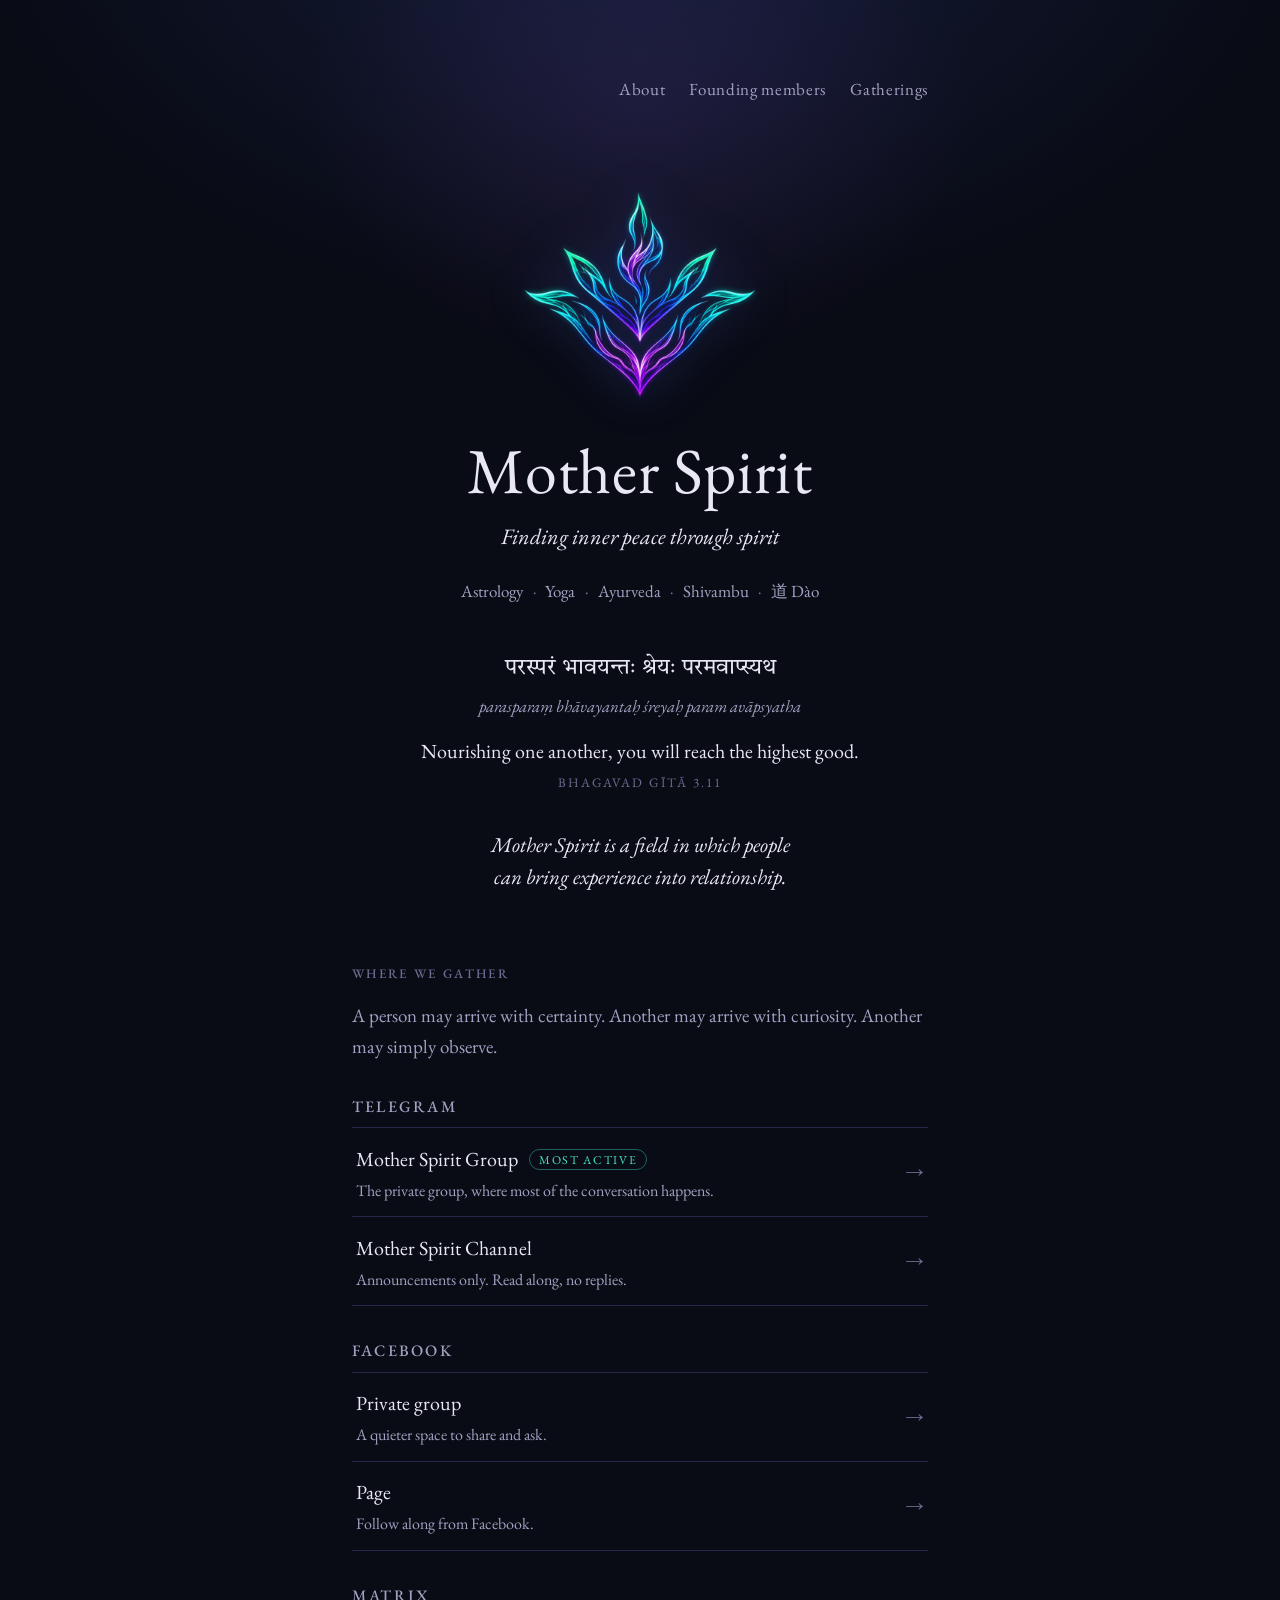
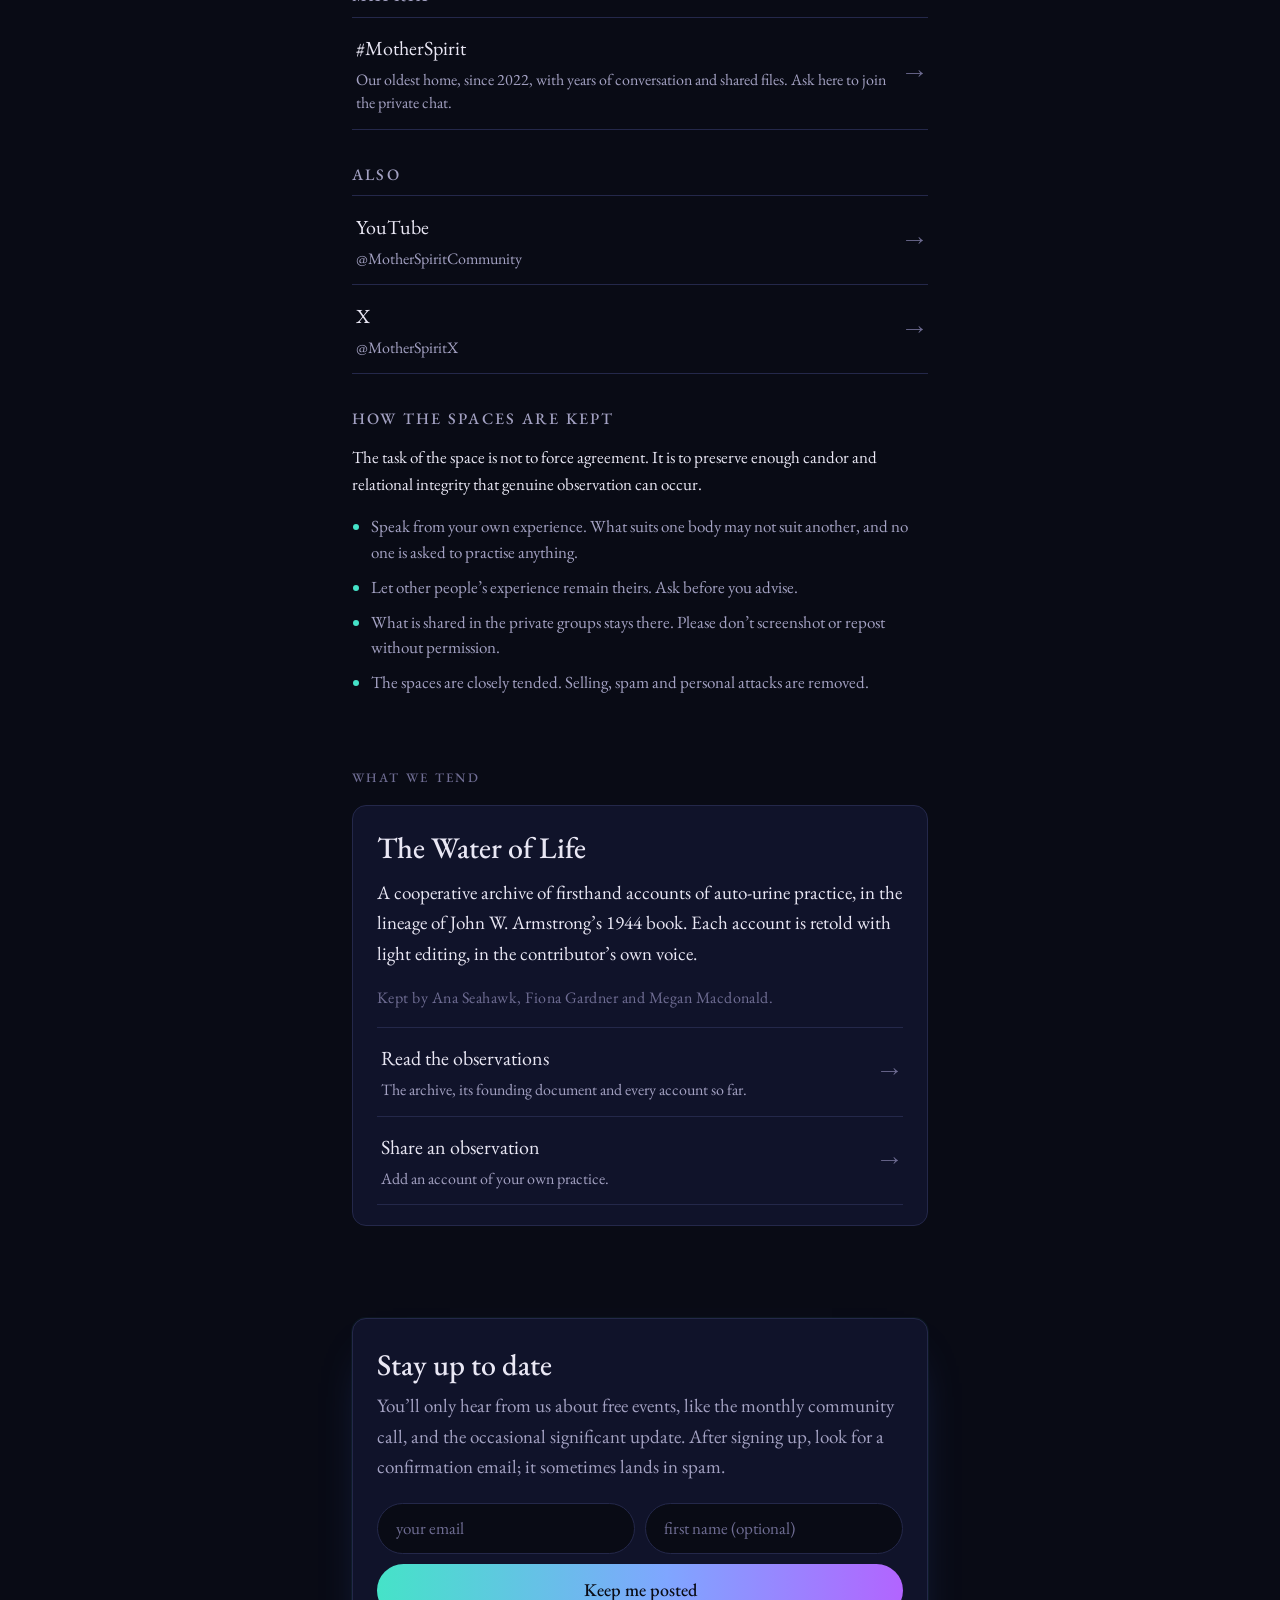
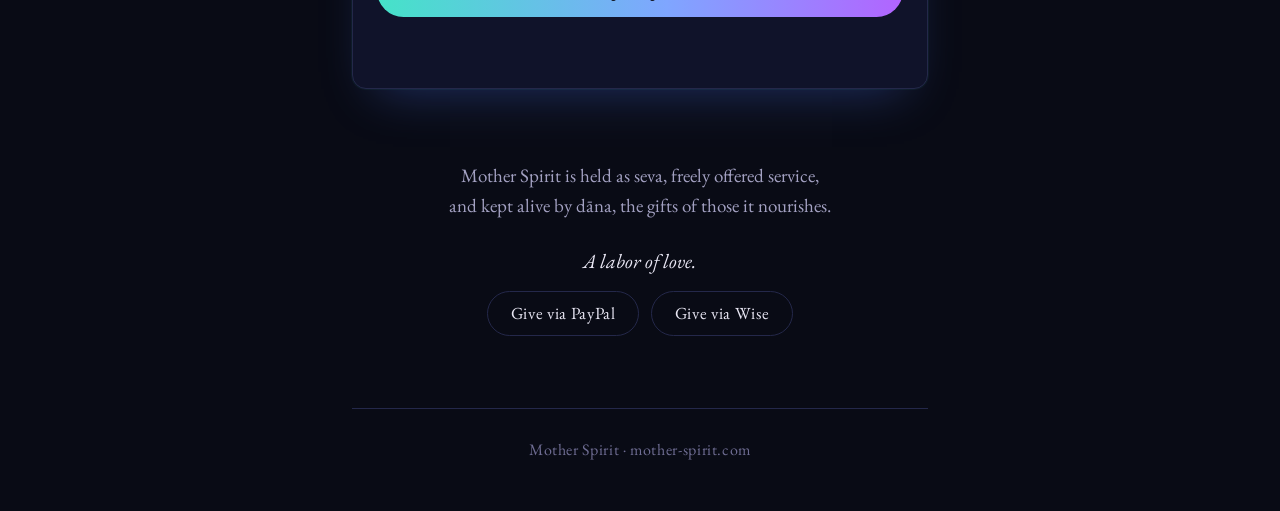
<file: docs/index.html>
<!doctype html>
<html lang="en">
<head>
<meta charset="utf-8">
<title>Mother Spirit</title>
<meta name="viewport" content="width=device-width, initial-scale=1, viewport-fit=cover">
<meta name="theme-color" content="#090b15">
<link rel="canonical" href="https://mother-spirit.com/">
<meta property="og:type" content="website">
<meta property="og:url" content="https://mother-spirit.com/">
<meta property="og:title" content="Mother Spirit">
<meta property="og:description" content="An open community finding inner peace through spirit: astrology, yoga, Ayurveda, Shivambu and the Dào.">
<meta property="og:image" content="https://mother-spirit.com/assets/og.jpg">
<meta property="og:image:width" content="1200">
<meta property="og:image:height" content="630">
<meta name="twitter:card" content="summary_large_image">
<meta name="twitter:site" content="@MotherSpiritX">
<meta name="description" content="An open community finding inner peace through spirit: astrology, yoga, Ayurveda, Shivambu and the Dào.">
<link rel="icon" href="assets/favicon.png" type="image/png">
<link rel="preconnect" href="https://fonts.googleapis.com">
<link rel="preconnect" href="https://fonts.gstatic.com" crossorigin>
<link rel="stylesheet" href="https://fonts.googleapis.com/css2?family=EB+Garamond:ital,wght@0,400;0,500;0,600;1,400&family=Tiro+Devanagari+Sanskrit&display=swap">
<link rel="stylesheet" href="styles.css">
</head>
<body>
<div class="page">
  <nav class="topnav" aria-label="Pages">
    
    <ul><li><a href="about/">About</a></li><li><a href="founders/">Founding members</a></li><li><a href="gatherings/">Gatherings</a></li></ul>
  </nav>

  <header class="arrival">
    <img class="emblem" src="assets/emblem.webp" width="640" height="640" alt="The Mother Spirit emblem: leaves and flame rising in teal, blue and violet light">
    <h1>Mother Spirit</h1>
    <p class="tagline">Finding inner peace through spirit</p>
    <ul class="practices" aria-label="Practices held in the community">
      <li>Astrology</li><li>Yoga</li><li>Ayurveda</li><li>Shivambu</li><li>道 Dào</li>
    </ul>
    <blockquote class="verse" lang="sa">
      <p class="deva">परस्परं भावयन्तः श्रेयः परमवाप्स्यथ</p>
      <p class="iast">parasparaṃ bhāvayantaḥ śreyaḥ param avāpsyatha</p>
      <p class="gloss" lang="en">Nourishing one another, you will reach the highest good.</p>
      <cite lang="en">Bhagavad Gītā 3.11</cite>
    </blockquote>
    <p class="field">Mother Spirit is a field in which people can bring experience into relationship.</p>
  </header>

  <section class="spaces" aria-labelledby="spaces-h">
    <div>
      <p class="label" id="spaces-h">Where we gather</p>
      <p class="intro">A person may arrive with certainty. Another may arrive with curiosity. Another may simply observe.</p>
    </div>

    <div class="platform">
      <h3>Telegram</h3>
      <ul class="links">
        <li><a class="heart" href="https://t.me/MotherSpiritGroup" target="_blank" rel="noopener">
          <span class="name">Mother Spirit Group</span>
          <span class="what">The private group, where most of the conversation happens.</span>
          <span class="go" aria-hidden="true">→</span></a></li>
        <li><a href="https://t.me/MotherSpiritChannel" target="_blank" rel="noopener">
          <span class="name">Mother Spirit Channel</span>
          <span class="what">Announcements only. Read along, no replies.</span>
          <span class="go" aria-hidden="true">→</span></a></li>
      </ul>
    </div>

    <div class="platform">
      <h3>Facebook</h3>
      <ul class="links">
        <li><a href="https://www.facebook.com/groups/849689763918635" target="_blank" rel="noopener">
          <span class="name">Private group</span>
          <span class="what">A quieter space to share and ask.</span>
          <span class="go" aria-hidden="true">→</span></a></li>
        <li><a href="https://www.facebook.com/profile.php?id=61569087044078" target="_blank" rel="noopener">
          <span class="name">Page</span>
          <span class="what">Follow along from Facebook.</span>
          <span class="go" aria-hidden="true">→</span></a></li>
      </ul>
    </div>

    <div class="platform">
      <h3>Matrix</h3>
      <ul class="links">
        <li><a href="https://matrix.to/#/#motherSpirit:matrix.org" target="_blank" rel="noopener">
          <span class="name">#MotherSpirit</span>
          <span class="what">Our oldest home, since 2022, with years of conversation and shared files. Ask here to join the private chat.</span>
          <span class="go" aria-hidden="true">→</span></a></li>
      </ul>
    </div>

    <div class="platform">
      <h3>Also</h3>
      <ul class="links">
        <li><a href="https://www.youtube.com/@MotherSpiritCommunity" target="_blank" rel="noopener">
          <span class="name">YouTube</span>
          <span class="what">@MotherSpiritCommunity</span>
          <span class="go" aria-hidden="true">→</span></a></li>
        <li><a href="https://x.com/MotherSpiritX" target="_blank" rel="noopener">
          <span class="name">X</span>
          <span class="what">@MotherSpiritX</span>
          <span class="go" aria-hidden="true">→</span></a></li>
      </ul>
    </div>

    <div class="conduct">
      <h3>How the spaces are kept</h3>
      <p class="conduct-intro">The task of the space is not to force agreement. It is to preserve enough candor and relational integrity that genuine observation can occur.</p>
      <ul>
        <li>Speak from your own experience. What suits one body may not suit another, and no one is asked to practise anything.</li>
        <li>Let other people’s experience remain theirs. Ask before you advise.</li>
        <li>What is shared in the private groups stays there. Please don’t screenshot or repost without permission.</li>
        <li>The spaces are closely tended. Selling, spam and personal attacks are removed.</li>
      </ul>
    </div>
  </section>

  <section class="tend" aria-labelledby="tend-h">
    <p class="label" id="tend-h">What we tend</p>
    <div class="work">
      <h2>The Water of Life</h2>
      <p>A cooperative archive of firsthand accounts of auto-urine practice, in the lineage of John W. Armstrong’s 1944 book. Each account is retold with light editing, in the contributor’s own voice.</p>
      <p class="kept">Kept by Ana Seahawk, Fiona Gardner and Megan Macdonald.</p>
      <ul class="links">
        <li><a href="https://water.mother-spirit.com/" target="_blank" rel="noopener">
          <span class="name">Read the observations</span>
          <span class="what">The archive, its founding document and every account so far.</span>
          <span class="go" aria-hidden="true">→</span></a></li>
        <li><a href="https://water.mother-spirit.com/contribute/" target="_blank" rel="noopener">
          <span class="name">Share an observation</span>
          <span class="what">Add an account of your own practice.</span>
          <span class="go" aria-hidden="true">→</span></a></li>
      </ul>
    </div>
  </section>

  <section class="posted" aria-labelledby="posted-h">
    <div>
      <h2 id="posted-h">Stay up to date</h2>
      <p class="promise">You’ll only hear from us about free events, like the monthly community call, and the occasional significant update. After signing up, look for a confirmation email; it sometimes lands in spam.</p>
    </div>
    <form class="form" id="keep-posted" action="https://app.kit.com/forms/9993901/subscriptions" method="post" novalidate>
      <input id="ms-email" name="email_address" type="email" placeholder="your email" autocomplete="email" aria-label="Email address" required>
      <input id="ms-name" name="fields[first_name]" type="text" placeholder="first name (optional)" autocomplete="given-name" aria-label="First name">
      <button type="submit">Keep me posted</button>
    </form>
    <p class="form-note" id="form-note" aria-live="polite"></p>
  </section>

  <section class="seva" aria-label="Seva and dāna">
    <p class="held">Mother Spirit is held as seva, freely offered service, and kept alive by dāna, the gifts of those it nourishes.</p>
    <div class="give">
      <p class="love">A labor of love.</p>
      <div class="give-links">
        <a href="https://www.paypal.com/paypalme/vivarium" target="_blank" rel="noopener">Give via PayPal</a>
        <a href="https://wise.com/pay/me/joannel78" target="_blank" rel="noopener">Give via Wise</a>
      </div>
    </div>
  </section>

  <footer>Mother Spirit · mother-spirit.com</footer>
</div>
<script>
  // Signup: same exchange Kit's own embed script performs (reCAPTCHA v3 token + JSON reply),
  // so subscribers are confirmed on the page instead of on Kit's "One more step" screen.
  (function () {
    var SITE_KEY = '6LdkIV0UAAAAABtNVAAP99TC6f_18LiETnPK6ziX'; // Kit's public reCAPTCHA key
    var form = document.getElementById('keep-posted');
    var note = document.getElementById('form-note');
    var email = document.getElementById('ms-email');
    var button = form.querySelector('button');
    var captcha;

    function loadCaptcha() {
      if (captcha) return captcha;
      captcha = new Promise(function (resolve, reject) {
        var s = document.createElement('script');
        s.src = 'https://www.google.com/recaptcha/api.js?render=' + SITE_KEY;
        s.onload = function () { grecaptcha.ready(resolve); };
        s.onerror = reject;
        document.head.appendChild(s);
      });
      return captcha;
    }
    email.addEventListener('focus', loadCaptcha, { once: true });

    function say(text, ok) { note.className = ok ? 'form-note done' : 'form-note'; note.textContent = text; }

    form.addEventListener('submit', async function (e) {
      e.preventDefault();
      if (!email.value || !email.checkValidity()) {
        say('Enter an email address, like name@example.com.');
        email.focus();
        return;
      }
      button.disabled = true;
      say('Sending…');
      var data = new FormData(form);
      try {
        await loadCaptcha();
        data.append('token', await grecaptcha.execute(SITE_KEY, { action: 'formsubmit' }));
      } catch (err) { data.append('token', ''); }
      data.append('referrer', document.referrer);
      data.append('host', location.href);
      data.append('search', location.search);
      data.append('ckjs_version', '6');
      try {
        var res = await fetch(form.action, { method: 'POST', body: data, headers: { Accept: 'application/json', 'X-CKJS-Version': '6' } });
        var reply = await res.json();
        if (reply.status === 'success') {
          form.hidden = true;
          say('Thank you. Please check your inbox, and your spam folder, for a confirmation email.', true);
        } else if (reply.status === 'quarantined' && reply.url) {
          note.className = 'form-note';
          note.innerHTML = 'One more step: <a href="' + reply.url + '" target="_blank" rel="noopener">complete a quick check</a> to finish signing up.';
        } else {
          say('That didn’t go through. Check the address and try again.');
        }
      } catch (err) {
        form.submit(); // network or script trouble: fall back to Kit's own page
      } finally {
        button.disabled = false;
      }
    });
  })();
</script>
</body>
</html>
</file>
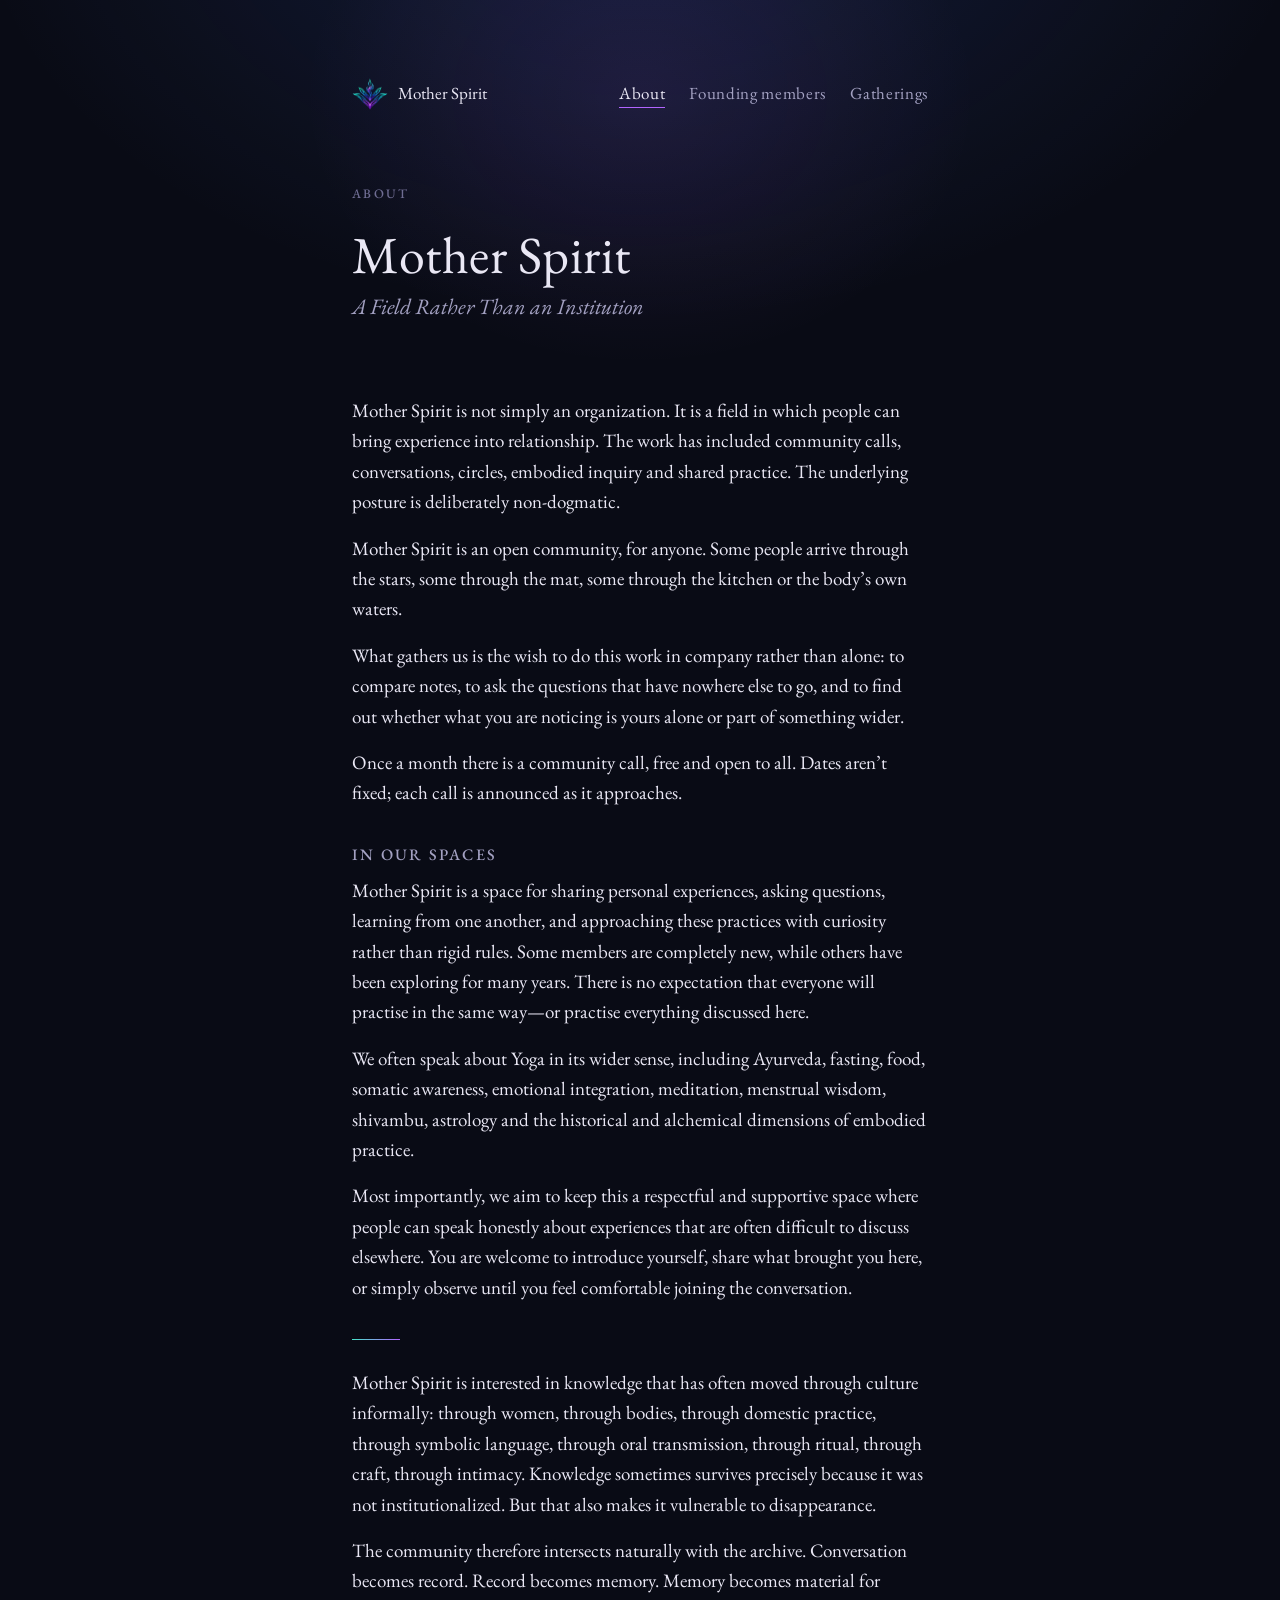
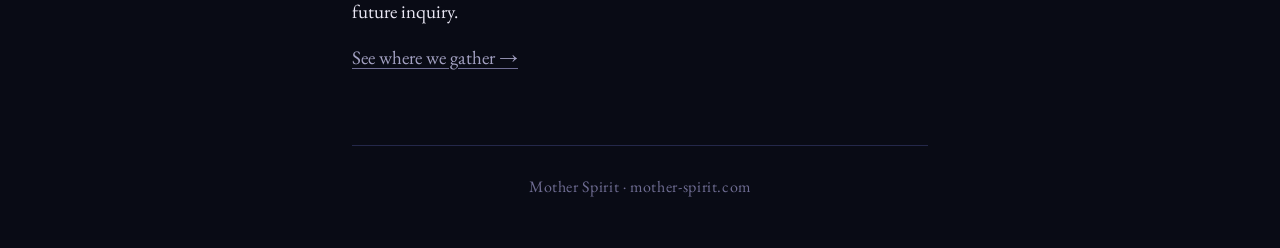
<file: docs/about/index.html>
<!doctype html>
<html lang="en">
<head>
<meta charset="utf-8">
<title>About · Mother Spirit</title>
<meta name="viewport" content="width=device-width, initial-scale=1, viewport-fit=cover">
<meta name="theme-color" content="#090b15">
<link rel="canonical" href="https://mother-spirit.com/about/">
<meta property="og:type" content="website">
<meta property="og:url" content="https://mother-spirit.com/about/">
<meta property="og:title" content="About · Mother Spirit">
<meta property="og:description" content="An open community finding inner peace through spirit: astrology, yoga, Ayurveda, Shivambu and the Dào.">
<meta property="og:image" content="https://mother-spirit.com/assets/og.jpg">
<meta property="og:image:width" content="1200">
<meta property="og:image:height" content="630">
<meta name="twitter:card" content="summary_large_image">
<meta name="twitter:site" content="@MotherSpiritX">
<meta name="description" content="An open community finding inner peace through spirit: astrology, yoga, Ayurveda, Shivambu and the Dào.">
<link rel="icon" href="../assets/favicon.png" type="image/png">
<link rel="preconnect" href="https://fonts.googleapis.com">
<link rel="preconnect" href="https://fonts.gstatic.com" crossorigin>
<link rel="stylesheet" href="https://fonts.googleapis.com/css2?family=EB+Garamond:ital,wght@0,400;0,500;0,600;1,400&family=Tiro+Devanagari+Sanskrit&display=swap">
<link rel="stylesheet" href="../styles.css">
</head>
<body>
<div class="page">
  <nav class="topnav" aria-label="Pages">
    <a class="home" href="../"><img src="../assets/emblem.webp" width="640" height="640" alt="">Mother Spirit</a>
    <ul><li><a href="../about/" aria-current="page">About</a></li><li><a href="../founders/">Founding members</a></li><li><a href="../gatherings/">Gatherings</a></li></ul>
  </nav>

  <header class="page-head">
    <p class="label">About</p>
    <h1>Mother Spirit</h1>
    <p class="subtitle">A Field Rather Than an Institution</p>
  </header>

  <section class="about">
    <p>Mother Spirit is not simply an organization. It is a field in which people can bring experience into relationship. The work has included community calls, conversations, circles, embodied inquiry and shared practice. The underlying posture is deliberately non-dogmatic.</p>
    <p>Mother Spirit is an open community, for anyone. Some people arrive through the stars, some through the mat, some through the kitchen or the body’s own waters.</p>
    <p>What gathers us is the wish to do this work in company rather than alone: to compare notes, to ask the questions that have nowhere else to go, and to find out whether what you are noticing is yours alone or part of something wider.</p>
    <p>Once a month there is a community call, free and open to all. Dates aren’t fixed; each call is announced as it approaches.</p>
    <h2 class="subhead">In our spaces</h2>
    <p>Mother Spirit is a space for sharing personal experiences, asking questions, learning from one another, and approaching these practices with curiosity rather than rigid rules. Some members are completely new, while others have been exploring for many years. There is no expectation that everyone will practise in the same way—or practise everything discussed here.</p>
    <p>We often speak about Yoga in its wider sense, including Ayurveda, fasting, food, somatic awareness, emotional integration, meditation, menstrual wisdom, shivambu, astrology and the historical and alchemical dimensions of embodied practice.</p>
    <p>Most importantly, we aim to keep this a respectful and supportive space where people can speak honestly about experiences that are often difficult to discuss elsewhere. You are welcome to introduce yourself, share what brought you here, or simply observe until you feel comfortable joining the conversation.</p>
    <hr class="rule">
    <p>Mother Spirit is interested in knowledge that has often moved through culture informally: through women, through bodies, through domestic practice, through symbolic language, through oral transmission, through ritual, through craft, through intimacy. Knowledge sometimes survives precisely because it was not institutionalized. But that also makes it vulnerable to disappearance.</p>
    <p>The community therefore intersects naturally with the archive. Conversation becomes record. Record becomes memory. Memory becomes material for future inquiry.</p>
    <p><a class="back" href="../#spaces-h">See where we gather →</a></p>
  </section>

  <footer>Mother Spirit · mother-spirit.com</footer>
</div>
</body>
</html>
</file>
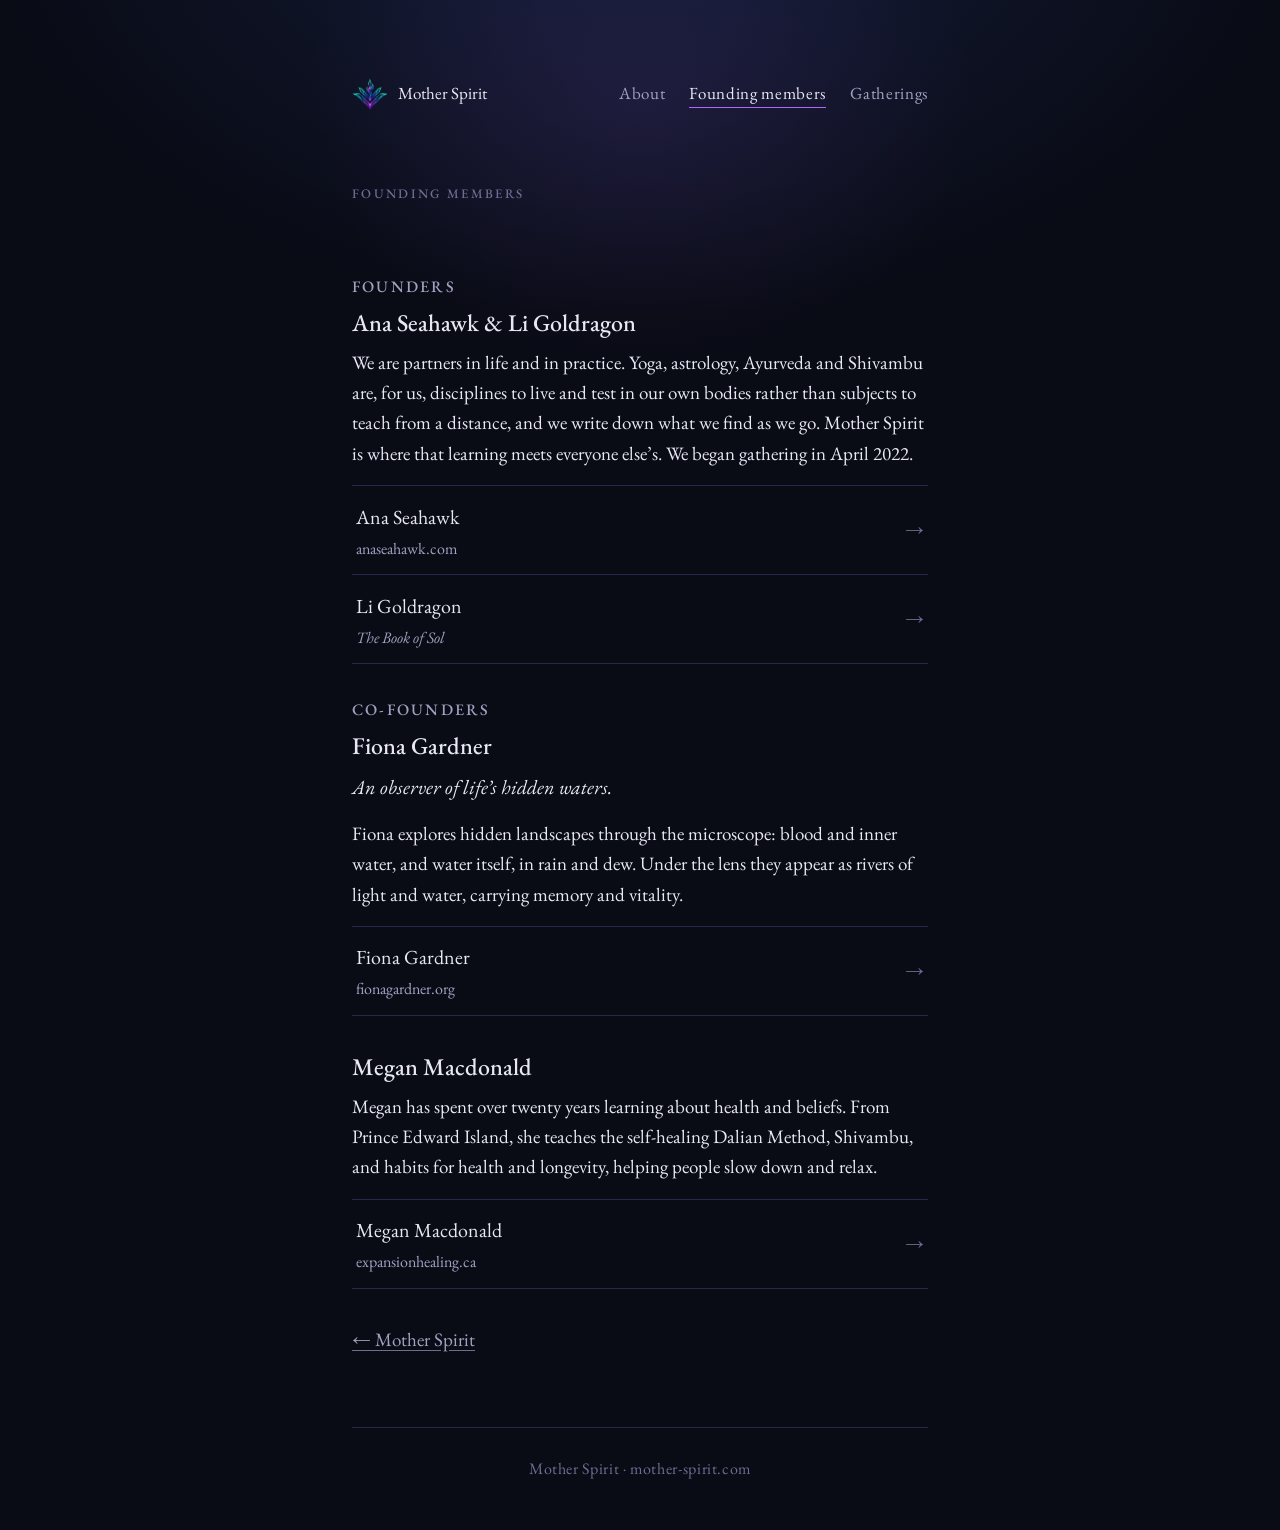
<file: docs/founders/index.html>
<!doctype html>
<html lang="en">
<head>
<meta charset="utf-8">
<title>Founding Members · Mother Spirit</title>
<meta name="viewport" content="width=device-width, initial-scale=1, viewport-fit=cover">
<meta name="theme-color" content="#090b15">
<link rel="canonical" href="https://mother-spirit.com/founders/">
<meta property="og:type" content="website">
<meta property="og:url" content="https://mother-spirit.com/founders/">
<meta property="og:title" content="Founding Members · Mother Spirit">
<meta property="og:description" content="An open community finding inner peace through spirit: astrology, yoga, Ayurveda, Shivambu and the Dào.">
<meta property="og:image" content="https://mother-spirit.com/assets/og.jpg">
<meta property="og:image:width" content="1200">
<meta property="og:image:height" content="630">
<meta name="twitter:card" content="summary_large_image">
<meta name="twitter:site" content="@MotherSpiritX">
<meta name="description" content="An open community finding inner peace through spirit: astrology, yoga, Ayurveda, Shivambu and the Dào.">
<link rel="icon" href="../assets/favicon.png" type="image/png">
<link rel="preconnect" href="https://fonts.googleapis.com">
<link rel="preconnect" href="https://fonts.gstatic.com" crossorigin>
<link rel="stylesheet" href="https://fonts.googleapis.com/css2?family=EB+Garamond:ital,wght@0,400;0,500;0,600;1,400&family=Tiro+Devanagari+Sanskrit&display=swap">
<link rel="stylesheet" href="../styles.css">
</head>
<body>
<div class="page">
  <nav class="topnav" aria-label="Pages">
    <a class="home" href="../"><img src="../assets/emblem.webp" width="640" height="640" alt="">Mother Spirit</a>
    <ul><li><a href="../about/">About</a></li><li><a href="../founders/" aria-current="page">Founding members</a></li><li><a href="../gatherings/">Gatherings</a></li></ul>
  </nav>

  <header class="page-head">
    <p class="label">Founding members</p>
  </header>

  <section class="founders">
    <h2 class="subhead">Founders</h2>
    <article class="member">
      <h3>Ana Seahawk &amp; Li Goldragon</h3>
      <p>We are partners in life and in practice. Yoga, astrology, Ayurveda and Shivambu are, for us, disciplines to live and test in our own bodies rather than subjects to teach from a distance, and we write down what we find as we go. Mother Spirit is where that learning meets everyone else’s. We began gathering in April 2022.</p>
      <ul class="links">
        <li><a href="https://anaseahawk.com/" target="_blank" rel="noopener">
          <span class="name">Ana Seahawk</span>
          <span class="what">anaseahawk.com</span>
          <span class="go" aria-hidden="true">→</span></a></li>
        <li><a href="https://github.com/LiGoldragon/TheBookOfSol" target="_blank" rel="noopener">
          <span class="name">Li Goldragon</span>
          <span class="what"><cite>The Book of Sol</cite></span>
          <span class="go" aria-hidden="true">→</span></a></li>
      </ul>
    </article>

    <h2 class="subhead">Co-founders</h2>
    <article class="member">
      <h3>Fiona Gardner</h3>
      <p class="line">An observer of life’s hidden waters.</p>
      <p>Fiona explores hidden landscapes through the microscope: blood and inner water, and water itself, in rain and dew. Under the lens they appear as rivers of light and water, carrying memory and vitality.</p>
      <ul class="links">
        <li><a href="https://fionagardner.org/" target="_blank" rel="noopener">
          <span class="name">Fiona Gardner</span>
          <span class="what">fionagardner.org</span>
          <span class="go" aria-hidden="true">→</span></a></li>
      </ul>
    </article>

    <article class="member">
      <h3>Megan Macdonald</h3>
      <p>Megan has spent over twenty years learning about health and beliefs. From Prince Edward Island, she teaches the self-healing Dalian Method, Shivambu, and habits for health and longevity, helping people slow down and relax.</p>
      <ul class="links">
        <li><a href="https://expansionhealing.ca/" target="_blank" rel="noopener">
          <span class="name">Megan Macdonald</span>
          <span class="what">expansionhealing.ca</span>
          <span class="go" aria-hidden="true">→</span></a></li>
      </ul>
    </article>

    <p><a class="back" href="../">← Mother Spirit</a></p>
  </section>

  <footer>Mother Spirit · mother-spirit.com</footer>
</div>
</body>
</html>
</file>
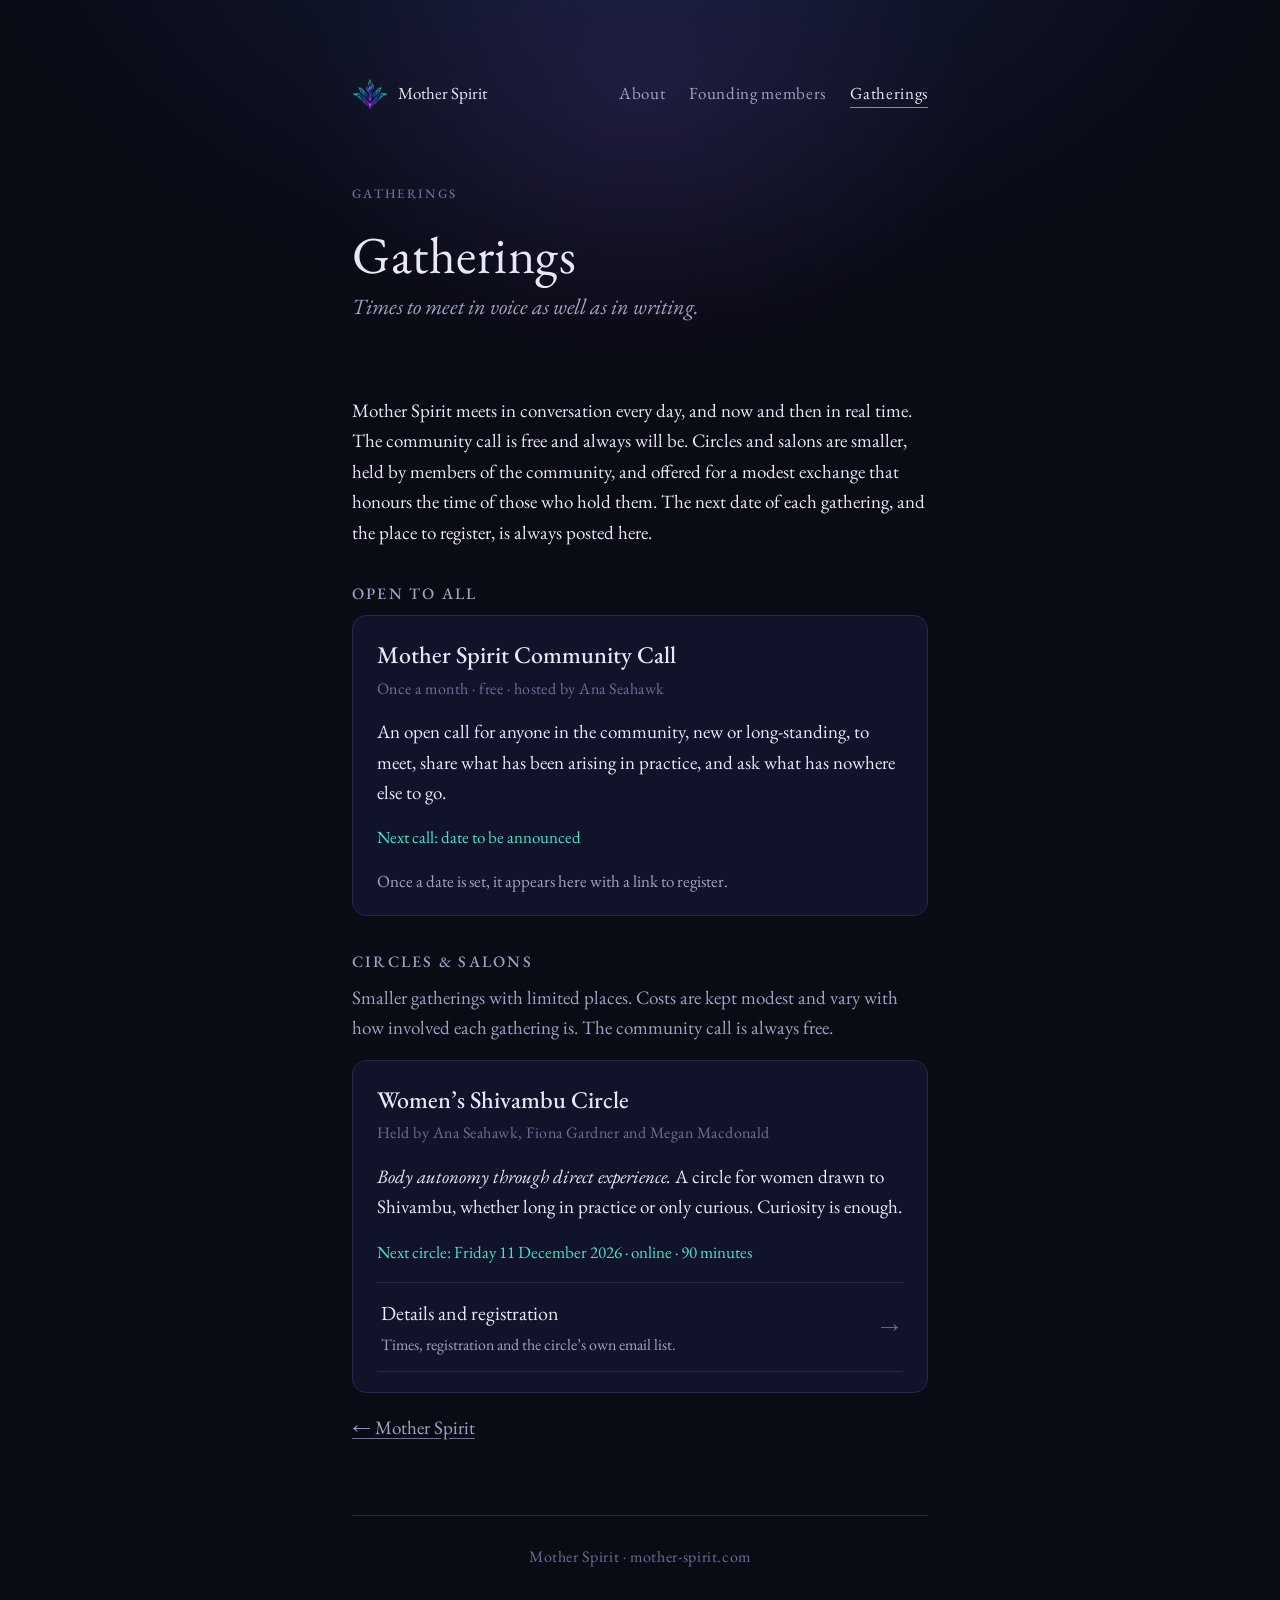
<file: docs/gatherings/index.html>
<!doctype html>
<html lang="en">
<head>
<meta charset="utf-8">
<title>Gatherings · Mother Spirit</title>
<meta name="viewport" content="width=device-width, initial-scale=1, viewport-fit=cover">
<meta name="theme-color" content="#090b15">
<link rel="canonical" href="https://mother-spirit.com/gatherings/">
<meta property="og:type" content="website">
<meta property="og:url" content="https://mother-spirit.com/gatherings/">
<meta property="og:title" content="Gatherings · Mother Spirit">
<meta property="og:description" content="An open community finding inner peace through spirit: astrology, yoga, Ayurveda, Shivambu and the Dào.">
<meta property="og:image" content="https://mother-spirit.com/assets/og.jpg">
<meta property="og:image:width" content="1200">
<meta property="og:image:height" content="630">
<meta name="twitter:card" content="summary_large_image">
<meta name="twitter:site" content="@MotherSpiritX">
<meta name="description" content="An open community finding inner peace through spirit: astrology, yoga, Ayurveda, Shivambu and the Dào.">
<link rel="icon" href="../assets/favicon.png" type="image/png">
<link rel="preconnect" href="https://fonts.googleapis.com">
<link rel="preconnect" href="https://fonts.gstatic.com" crossorigin>
<link rel="stylesheet" href="https://fonts.googleapis.com/css2?family=EB+Garamond:ital,wght@0,400;0,500;0,600;1,400&family=Tiro+Devanagari+Sanskrit&display=swap">
<link rel="stylesheet" href="../styles.css">
</head>
<body>
<body>
<div class="page">
  <nav class="topnav" aria-label="Pages">
    <a class="home" href="../"><img src="../assets/emblem.webp" width="640" height="640" alt="">Mother Spirit</a>
    <ul><li><a href="../about/">About</a></li><li><a href="../founders/">Founding members</a></li><li><a href="../gatherings/" aria-current="page">Gatherings</a></li></ul>
  </nav>

  <header class="page-head">
    <p class="label">Gatherings</p>
    <h1>Gatherings</h1>
    <p class="subtitle">Times to meet in voice as well as in writing.</p>
  </header>

  <section class="gatherings">
    <p>Mother Spirit meets in conversation every day, and now and then in real time. The community call is free and always will be. Circles and salons are smaller, held by members of the community, and offered for a modest exchange that honours the time of those who hold them. The next date of each gathering, and the place to register, is always posted here.</p>

    <h2 class="subhead">Open to all</h2>
    <article class="gathering">
      <h3>Mother Spirit Community Call</h3>
      <p class="meta">Once a month · free · hosted by Ana Seahawk</p>
      <p>An open call for anyone in the community, new or long-standing, to meet, share what has been arising in practice, and ask what has nowhere else to go.</p>
      <p class="when">Next call: date to be announced</p>
      <p class="note">Once a date is set, it appears here with a link to register.</p>
    </article>

    <h2 class="subhead">Circles &amp; salons</h2>
    <p class="note">Smaller gatherings with limited places. Costs are kept modest and vary with how involved each gathering is. The community call is always free.</p>
    <article class="gathering">
      <h3>Women’s Shivambu Circle</h3>
      <p class="meta">Held by Ana Seahawk, Fiona Gardner and Megan Macdonald</p>
      <p><em>Body autonomy through direct experience.</em> A circle for women drawn to Shivambu, whether long in practice or only curious. Curiosity is enough.</p>
      <p class="when">Next circle: Friday 11 December 2026 · online · 90 minutes</p>
      <ul class="links">
        <li><a href="https://circle.mother-spirit.com/" target="_blank" rel="noopener">
          <span class="name">Details and registration</span>
          <span class="what">Times, registration and the circle’s own email list.</span>
          <span class="go" aria-hidden="true">→</span></a></li>
      </ul>
    </article>

    <p><a class="back" href="../">← Mother Spirit</a></p>
  </section>

  <footer>Mother Spirit · mother-spirit.com</footer>
</div>
</body>
</html>
</file>
<file: docs/styles.css>
/* Mother Spirit is a night-sky page by design: the emblem's glow needs a dark ground. */
  :root {
    color-scheme: dark;
    --ink: #090b15;
    --ink-raised: #10132a;
    --line: #24284a;
    --text: #e9e7f4;
    --muted: #a3a1c2;
    --faint: #6f6d93;
    --teal: #45e3c8;
    --blue: #4f7bff;
    --violet: #b264ff;
    --serif: "EB Garamond", "Iowan Old Style", "Palatino Linotype", Palatino, Georgia, serif;
  }
  * { box-sizing: border-box; }
  html { background: var(--ink); -webkit-text-size-adjust: 100%; }
  body { margin: 0; }
  img { max-width: 100%; }
  body {
    background:
      radial-gradient(60rem 40rem at 50% -8rem, rgba(79, 123, 255, 0.16), transparent 70%),
      radial-gradient(30rem 24rem at 50% 6rem, rgba(178, 100, 255, 0.10), transparent 70%),
      var(--ink);
    color: var(--text);
    font-family: var(--serif);
    font-size: 1.1875rem;
    line-height: 1.6;
    padding-inline: 20px;
    -webkit-font-smoothing: antialiased;
  }
  .page { max-width: 36rem; margin: 0 auto; padding-block: 3.5rem 3rem; display: grid; gap: 4.5rem; }

  a { color: inherit; }
  a:focus-visible, button:focus-visible, input:focus-visible { outline: 2px solid var(--teal); outline-offset: 3px; }

  .label {
    font-size: 0.8125rem; letter-spacing: 0.18em; text-transform: uppercase;
    color: var(--faint); font-weight: 500; margin: 0 0 1rem;
  }
  h2 { font-weight: 500; font-size: 1.875rem; line-height: 1.2; margin: 0 0 1rem; text-wrap: balance; }
  p { margin: 0 0 1rem; }
  p:last-child { margin-bottom: 0; }

  /* Arrival */
  .arrival { text-align: center; display: grid; justify-items: center; gap: 0.25rem; }
  .emblem {
    width: min(15rem, 62vw); height: auto; aspect-ratio: 1; max-width: 100%;
    filter: drop-shadow(0 0 1.5rem rgba(79, 123, 255, 0.35));
    animation: breathe 9s ease-in-out infinite;
  }
  @keyframes breathe {
    0%, 100% { filter: drop-shadow(0 0 1.25rem rgba(79, 123, 255, 0.28)); }
    50% { filter: drop-shadow(0 0 2.25rem rgba(69, 227, 200, 0.40)); }
  }
  h1 { font-weight: 400; font-size: clamp(2.75rem, 11vw, 4rem); line-height: 1; letter-spacing: 0.01em; margin: 1.25rem 0 0.75rem; }
  .tagline { font-style: italic; font-size: 1.375rem; color: var(--text); margin: 0; }
  .practices {
    list-style: none; padding: 0; margin: 1.25rem 0 0;
    display: flex; flex-wrap: wrap; justify-content: center; gap: 0.35rem 0;
    color: var(--muted); font-size: 1.0625rem;
  }
  .practices li + li::before { content: "·"; color: var(--faint); margin: 0 0.6rem; }

  /* Navigation */
  .topnav { display: flex; flex-wrap: wrap; justify-content: space-between; align-items: center; gap: 0.5rem 1.5rem; padding-top: 1.25rem; font-size: 1.0625rem; }
  .topnav .home { display: inline-flex; align-items: center; gap: 0.6rem; text-decoration: none; color: var(--text); }
  .topnav .home img { width: 2.25rem; height: 2.25rem; }
  .topnav ul { list-style: none; margin: 0 0 0 auto; padding: 0; display: flex; flex-wrap: wrap; gap: 0.4rem 1.5rem; }
  .topnav ul a { color: var(--muted); text-decoration: none; letter-spacing: 0.04em; border-bottom: 1px solid transparent; padding-bottom: 0.15rem; }
  .topnav ul a:hover { color: var(--text); border-bottom-color: var(--teal); }
  .topnav ul a[aria-current="page"] { color: var(--text); border-bottom-color: var(--violet); }
  .page-head { display: grid; gap: 0.5rem; }
  .page-head h1 { font-size: clamp(2.25rem, 9vw, 3.25rem); margin: 0; }
  .subhead { font-weight: 500; font-size: 1rem; letter-spacing: 0.14em; text-transform: uppercase; color: var(--muted); margin: 2.25rem 0 0.75rem; }
  .back { color: var(--muted); text-decoration-color: var(--faint); text-underline-offset: 0.2em; }
  .back:hover { color: var(--text); text-decoration-color: var(--teal); }
  .arrival .verse { margin-top: 2.5rem; }
  .spaces .intro { color: var(--muted); }

  /* Keep me posted */
  .posted {
    border: 1px solid var(--line); border-radius: 14px; background: var(--ink-raised);
    padding: 1.75rem 1.5rem; display: grid; gap: 1.25rem;
    box-shadow: 0 0 0 1px rgba(69, 227, 200, 0.05), 0 1.5rem 3rem -1.5rem rgba(79, 123, 255, 0.35);
  }
  .posted h2 { margin-bottom: 0.5rem; }
  .posted .promise { color: var(--muted); }
  .form { display: flex; flex-wrap: wrap; gap: 0.625rem; }
  .form input {
    flex: 1 1 12rem; min-width: 0; font: inherit; font-size: 1.0625rem; color: var(--text);
    background: var(--ink); border: 1px solid var(--line); border-radius: 999px; padding: 0.7rem 1.1rem;
  }
  .form input::placeholder { color: var(--faint); }
  .form button {
    flex: 1 1 100%; font: inherit; font-size: 1.125rem; font-weight: 500; cursor: pointer;
    color: #0a0c16; border: 0; border-radius: 999px; padding: 0.75rem 1.25rem;
    background: linear-gradient(90deg, var(--teal), #7fa6ff 55%, var(--violet));
    transition: filter 0.2s ease;
  }
  .form button:hover { filter: brightness(1.08); }
  .form-note { font-size: 0.9375rem; color: var(--faint); margin: 0; min-height: 1.5em; }
  .form-note.done { color: var(--teal); }

  /* Where we gather */
  .spaces { display: grid; gap: 2rem; }
  .platform h3 { font-weight: 500; font-size: 1rem; letter-spacing: 0.14em; text-transform: uppercase; color: var(--muted); margin: 0 0 0.5rem; }
  .links { list-style: none; padding: 0; margin: 0; border-top: 1px solid var(--line); }
  .links li { border-bottom: 1px solid var(--line); }
  .links a {
    display: grid; grid-template-columns: 1fr auto; align-items: baseline; gap: 0.25rem 1rem;
    padding: 0.9rem 0.25rem; text-decoration: none;
  }
  .links .name { font-size: 1.25rem; }
  .links .what { grid-column: 1; color: var(--muted); font-size: 1rem; line-height: 1.45; }
  .links .go { grid-row: 1 / span 2; grid-column: 2; align-self: center; color: var(--faint); transition: transform 0.2s ease, color 0.2s ease; }
  .links a:hover .go { color: var(--teal); transform: translateX(3px); }
  .links a:hover .name { color: #ffffff; }
  .links .heart .name::after {
    content: "most active"; font-size: 0.75rem; letter-spacing: 0.14em; text-transform: uppercase;
    color: var(--teal); border: 1px solid rgba(69, 227, 200, 0.4); border-radius: 999px;
    padding: 0.1rem 0.55rem; margin-left: 0.7rem; vertical-align: 0.2em; white-space: nowrap;
  }

  .conduct h3 { font-weight: 500; font-size: 1rem; letter-spacing: 0.14em; text-transform: uppercase; color: var(--muted); margin: 0 0 0.75rem; }
  .conduct ul { margin: 0; padding-left: 1.2rem; display: grid; gap: 0.6rem; color: var(--muted); font-size: 1.0625rem; line-height: 1.5; }
  .conduct li::marker { color: var(--teal); }

  /* Founding members */
  .founders p a { text-decoration-color: var(--faint); text-underline-offset: 0.2em; }
  .founders p a:hover { text-decoration-color: var(--teal); }
  .founders cite { font-style: italic; }

  /* Seva */
  .seva { text-align: center; display: grid; justify-items: center; gap: 1.5rem; }
  .verse { margin: 0; display: grid; gap: 0.35rem; }
  .verse .deva { font-family: "Tiro Devanagari Sanskrit", var(--serif); font-size: 1.375rem; line-height: 1.7; color: var(--text); margin: 0; }
  .verse .iast { font-style: italic; color: var(--muted); font-size: 1.0625rem; margin: 0; }
  .verse .gloss { font-size: 1.25rem; margin: 0.6rem 0 0; text-wrap: balance; }
  .verse cite { font-style: normal; font-size: 0.8125rem; letter-spacing: 0.16em; text-transform: uppercase; color: var(--faint); }
  .seva .held { color: var(--muted); max-width: 30rem; margin: 0; text-wrap: balance; }
  .give { display: grid; justify-items: center; gap: 0.85rem; }
  .give .love { font-style: italic; font-size: 1.25rem; margin: 0; }
  .give-links { display: flex; flex-wrap: wrap; justify-content: center; gap: 0.75rem; }
  .give-links a {
    text-decoration: none; font-size: 1.0625rem; letter-spacing: 0.04em;
    border: 1px solid var(--line); border-radius: 999px; padding: 0.5rem 1.4rem;
    transition: border-color 0.2s ease, color 0.2s ease;
  }
  .give-links a:hover { border-color: var(--teal); color: #ffffff; }
  .rule { width: 3rem; height: 1px; border: 0; margin: 0; background: linear-gradient(90deg, var(--teal), var(--violet)); }

  footer { border-top: 1px solid var(--line); padding-top: 1.75rem; color: var(--faint); font-size: 1rem; text-align: center; letter-spacing: 0.04em; }

  @media (prefers-reduced-motion: reduce) {
    .emblem { animation: none; }
    .links .go, .form button, .give-links a { transition: none; }
  }
.form[hidden] { display: none; }
.form-note a { color: var(--teal); text-underline-offset: 0.2em; }
.form button:disabled { opacity: 0.6; cursor: wait; }
.arrival .field { font-style: italic; font-size: 1.3125rem; line-height: 1.5; max-width: 28rem; margin: 2rem auto 0; text-wrap: balance; }
.conduct-intro { color: var(--text); font-size: 1.0625rem; margin: 0 0 1rem; }
.page-head .subtitle { font-style: italic; font-size: 1.375rem; color: var(--muted); margin: 0; }
.about .rule { margin: 2.25rem 0 1.75rem; }
/* Gatherings and What we tend */
.gathering, .tend .work { border: 1px solid var(--line); border-radius: 14px; background: var(--ink-raised); padding: 1.5rem 1.5rem 1.25rem; margin: 0 0 1.25rem; }
.gathering h3 { font-weight: 500; font-size: 1.5rem; line-height: 1.25; margin: 0 0 0.35rem; }
.gathering .meta, .tend .kept { color: var(--faint); font-size: 1rem; letter-spacing: 0.03em; }
.gathering .links, .tend .links { margin-top: 1rem; }
.gathering .when { color: var(--teal); font-size: 1.0625rem; }
.gatherings .note { color: var(--muted); }
.tend .work h2 { margin-bottom: 0.75rem; }
.member { margin: 0 0 2.25rem; }
.member h3 { font-weight: 500; font-size: 1.5rem; line-height: 1.25; margin: 0 0 0.6rem; }
.member .line { font-style: italic; font-size: 1.25rem; }
.member .links { margin-top: 1rem; }
.founders .subhead:first-child { margin-top: 0; }
.gathering .note { color: var(--muted); font-size: 1.0625rem; }
</file>
